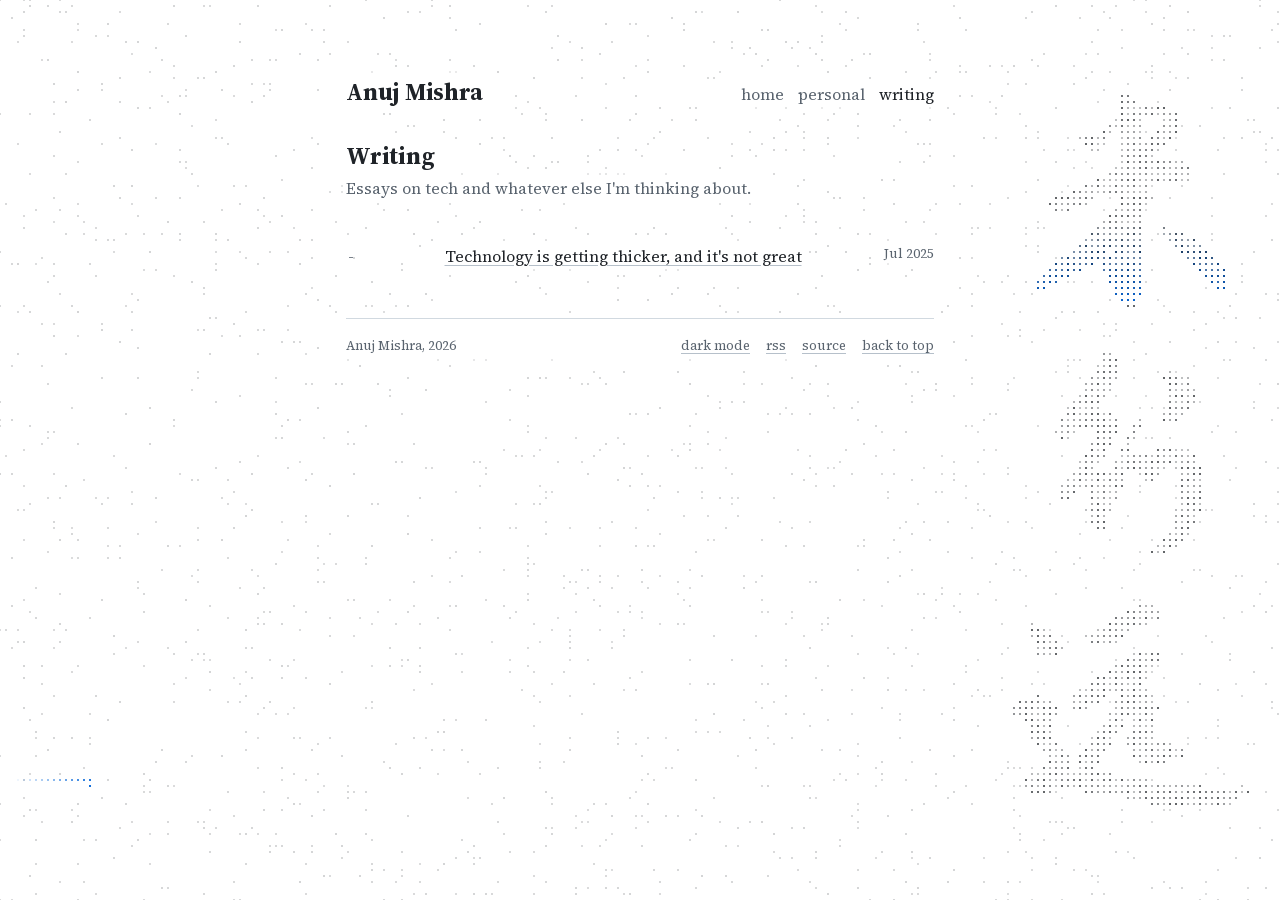
<file: writing/index.html>
<!DOCTYPE html>
<html lang="en">
<head>
    <meta charset="UTF-8">
    <meta name="viewport" content="width=device-width, initial-scale=1.0">
    <title>Writing | Anuj Mishra</title>
    <meta name="description" content="Essays by Anuj Mishra.">
    <meta name="theme-color" content="#ffffff" media="(prefers-color-scheme: light)">
    <meta name="theme-color" content="#0d1117" media="(prefers-color-scheme: dark)">
    <meta name="color-scheme" content="light dark">
    <link rel="canonical" href="https://anujmishra.dev/writing/">
    <link rel="alternate" type="application/rss+xml" title="Anuj Mishra: writing" href="feed.xml">
    <link rel="icon" href="../favicon.ico" sizes="any">
    <link rel="icon" href="../images/panda.png" type="image/png">
    <link rel="preload" href="../fonts/source-serif-4-latin.woff2" as="font" type="font/woff2" crossorigin>
    <link rel="stylesheet" href="../css/style.css?v=31">
    <script>
    (function () {
        try {
            var t = localStorage.getItem('theme');
            if (t === 'light' || t === 'dark') document.documentElement.setAttribute('data-theme', t);
        } catch (e) {}
    })();
    </script>
</head>
<body>
    <main class="page" id="top">

        <header class="head">
            <div class="head__top">
                <p class="site-name"><a href="../">Anuj Mishra</a></p>
                <nav class="nav" aria-label="Pages">
                    <a href="../">home</a>
                    <a href="../personal.html">personal</a>
                    <a href="./" aria-current="page">writing</a>
                </nav>
            </div>
            <h1 class="page-title">Writing</h1>
            <p class="lede">Essays on tech and whatever else I'm thinking about.</p>
        </header>

        <section aria-label="Posts">
            <ul class="posts">
                <li>
                    <a href="technology-is-getting-thicker.html">Technology is getting thicker, and it's not great</a>
                    <span class="when"><time datetime="2025-07-11">Jul 2025</time></span>
                </li>
            </ul>
        </section>

        <footer class="foot">
            <span>Anuj Mishra, 2026</span>
            <span class="foot__right">
                <button type="button" class="theme" data-theme-toggle><span class="to-dark">dark mode</span><span class="to-light">light mode</span></button>
                <a href="feed.xml">rss</a>
                <a href="https://github.com/anujmish1229/anujmishra.dev" target="_blank" rel="noopener">source</a>
                <a href="#top">back to top</a>
            </span>
        </footer>
    </main>

    <script src="../js/theme.js?v=3"></script>
    <script src="../js/dots.js?v=9"></script>
</body>
</html>
</file>
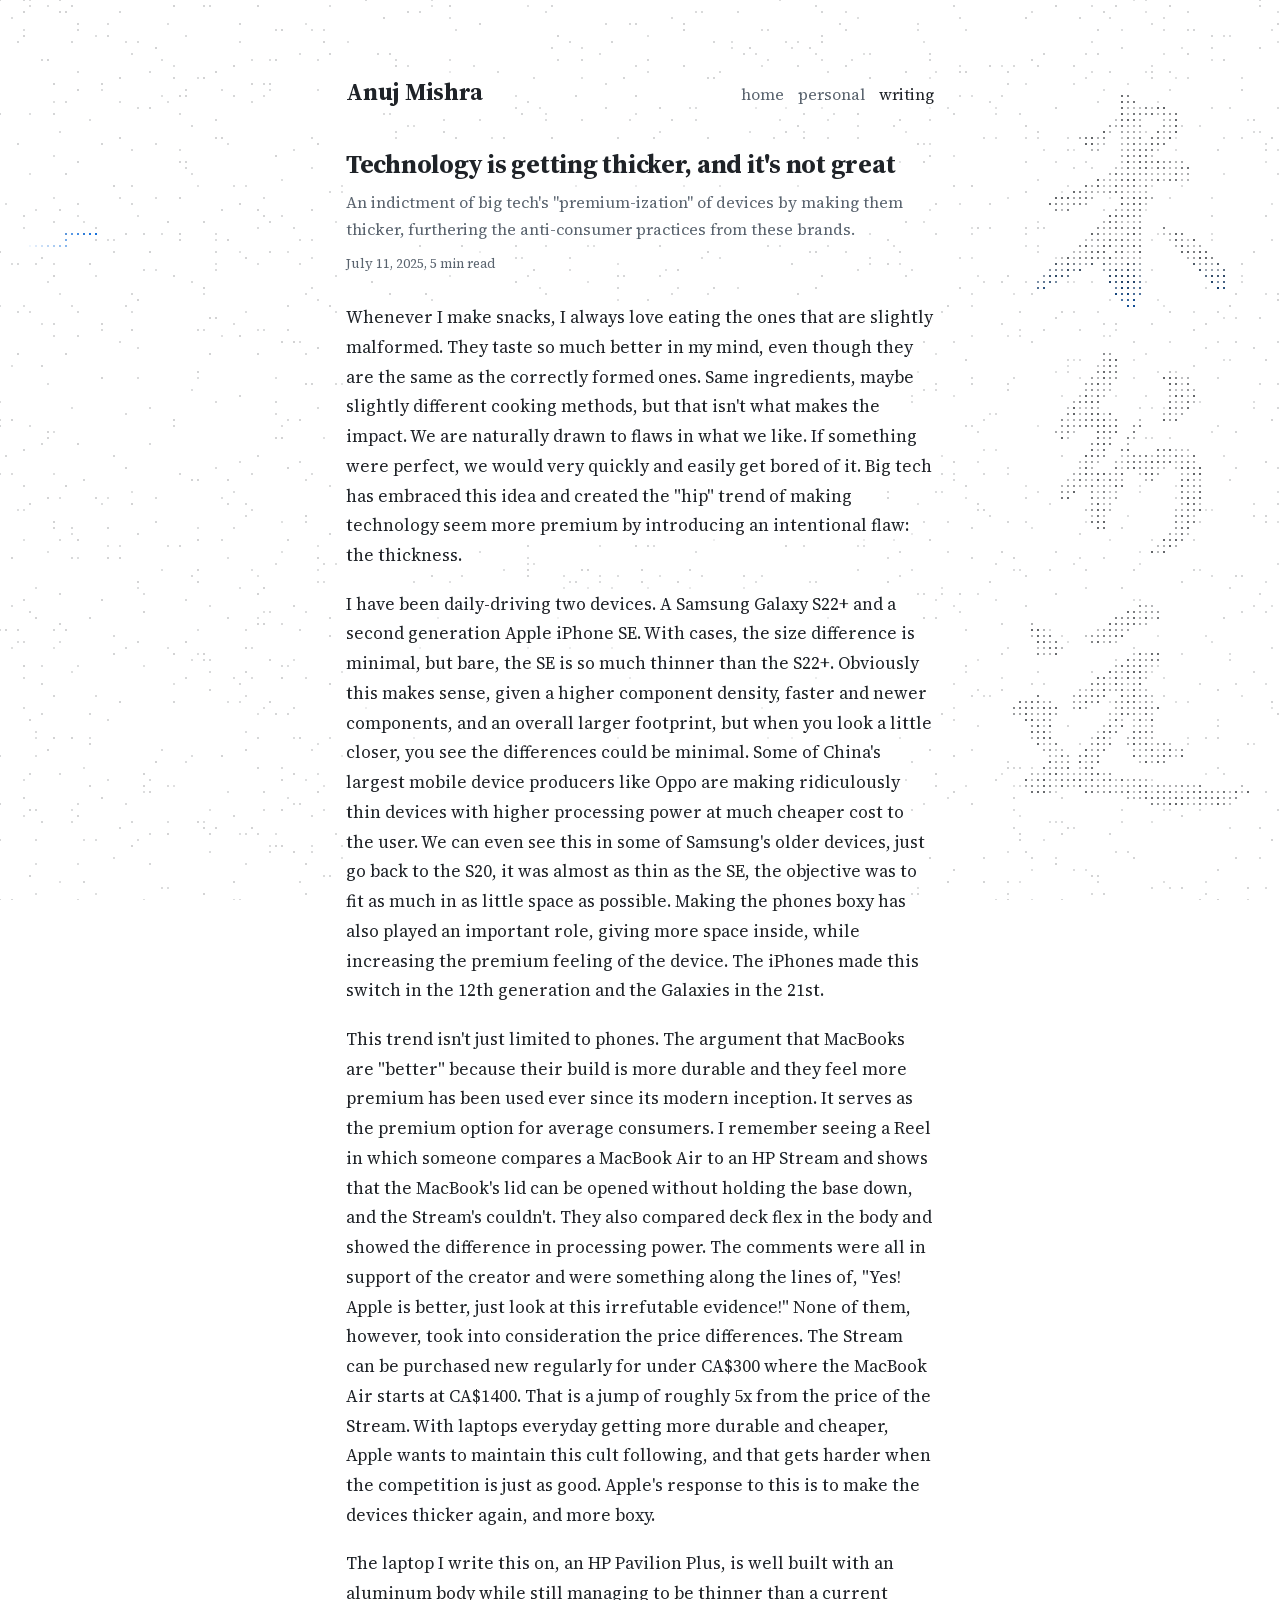
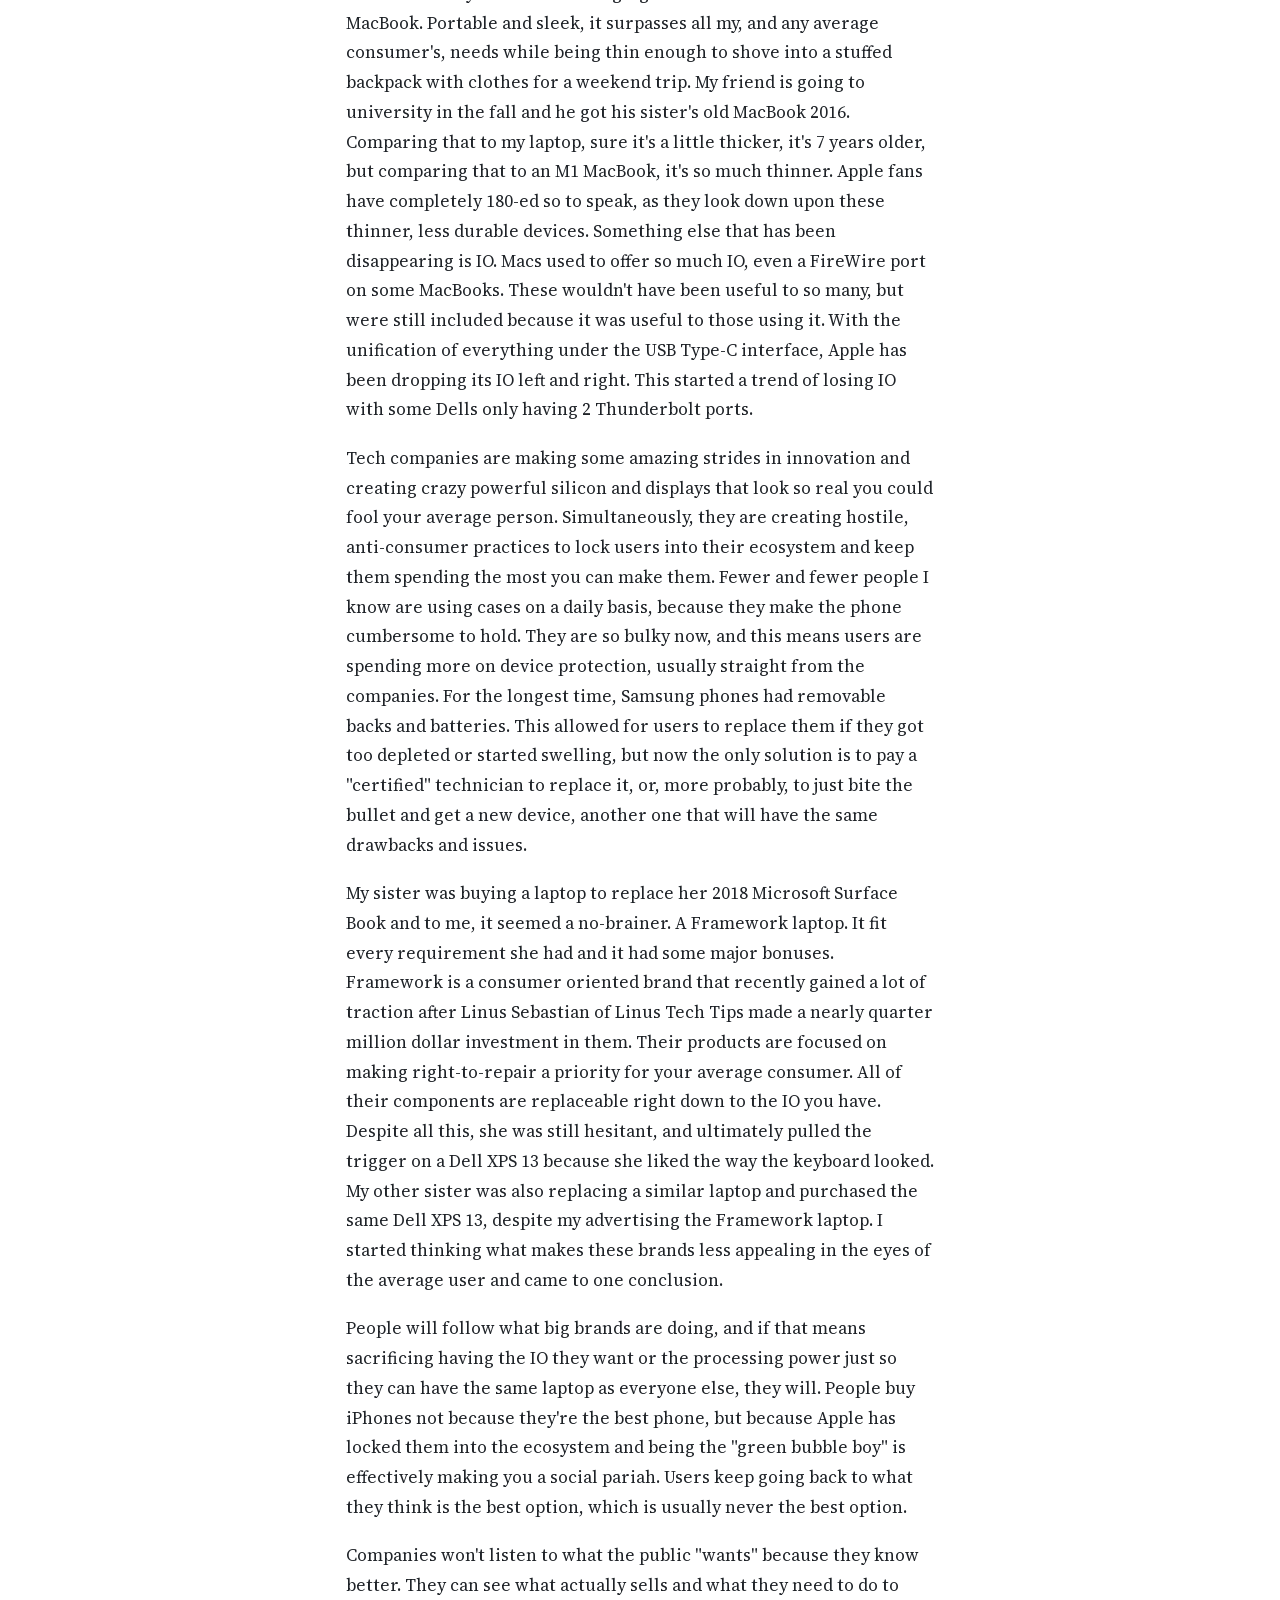
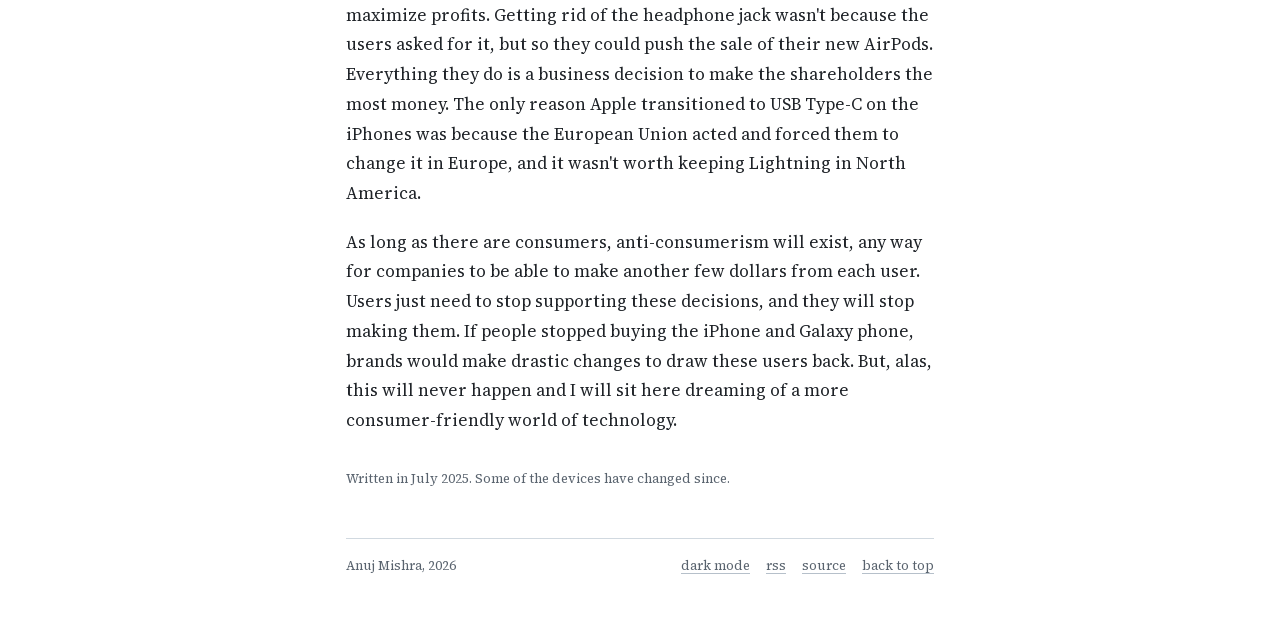
<file: writing/technology-is-getting-thicker.html>
<!DOCTYPE html>
<html lang="en">
<head>
    <meta charset="UTF-8">
    <meta name="viewport" content="width=device-width, initial-scale=1.0">
    <title>Technology is getting thicker, and it's not great | Anuj Mishra</title>
    <meta name="description" content="An indictment of big tech's &quot;premium-ization&quot; of devices by making them thicker, furthering the anti-consumer practices from these brands.">
    <meta name="theme-color" content="#ffffff" media="(prefers-color-scheme: light)">
    <meta name="theme-color" content="#0d1117" media="(prefers-color-scheme: dark)">
    <meta name="color-scheme" content="light dark">
    <link rel="canonical" href="https://anujmishra.dev/writing/technology-is-getting-thicker">
    <meta property="og:type" content="article">
    <meta property="og:title" content="Technology is getting thicker, and it's not great">
    <meta property="og:description" content="An indictment of big tech's &quot;premium-ization&quot; of devices by making them thicker.">
    <meta property="og:url" content="https://anujmishra.dev/writing/technology-is-getting-thicker">
    <link rel="alternate" type="application/rss+xml" title="Anuj Mishra: writing" href="feed.xml">
    <link rel="icon" href="../favicon.ico" sizes="any">
    <link rel="icon" href="../images/panda.png" type="image/png">
    <link rel="preload" href="../fonts/source-serif-4-latin.woff2" as="font" type="font/woff2" crossorigin>
    <link rel="stylesheet" href="../css/style.css?v=31">
    <script>
    (function () {
        try {
            var t = localStorage.getItem('theme');
            if (t === 'light' || t === 'dark') document.documentElement.setAttribute('data-theme', t);
        } catch (e) {}
    })();
    </script>
</head>
<body>
    <main class="page" id="top">

        <header class="head">
            <div class="head__top">
                <p class="site-name"><a href="../">Anuj Mishra</a></p>
                <nav class="nav" aria-label="Pages">
                    <a href="../">home</a>
                    <a href="../personal.html">personal</a>
                    <a href="./" aria-current="page">writing</a>
                </nav>
            </div>
        </header>

        <article class="post">
            <h1>Technology is getting thicker, and it's not great</h1>
            <p class="lede">An indictment of big tech's "premium-ization" of devices by making them thicker, furthering the anti-consumer practices from these brands.</p>
            <p class="meta-line"><time datetime="2025-07-11">July 11, 2025</time>, 5 min read</p>

            <div class="post__body">
                <p>Whenever I make snacks, I always love eating the ones that are slightly malformed. They taste so much better in my mind, even though they are the same as the correctly formed ones. Same ingredients, maybe slightly different cooking methods, but that isn't what makes the impact. We are naturally drawn to flaws in what we like. If something were perfect, we would very quickly and easily get bored of it. Big tech has embraced this idea and created the "hip" trend of making technology seem more premium by introducing an intentional flaw: the thickness.</p>

                <p>I have been daily-driving two devices. A Samsung Galaxy S22+ and a second generation Apple iPhone SE. With cases, the size difference is minimal, but bare, the SE is so much thinner than the S22+. Obviously this makes sense, given a higher component density, faster and newer components, and an overall larger footprint, but when you look a little closer, you see the differences could be minimal. Some of China's largest mobile device producers like Oppo are making ridiculously thin devices with higher processing power at much cheaper cost to the user. We can even see this in some of Samsung's older devices, just go back to the S20, it was almost as thin as the SE, the objective was to fit as much in as little space as possible. Making the phones boxy has also played an important role, giving more space inside, while increasing the premium feeling of the device. The iPhones made this switch in the 12th generation and the Galaxies in the 21st.</p>

                <p>This trend isn't just limited to phones. The argument that MacBooks are "better" because their build is more durable and they feel more premium has been used ever since its modern inception. It serves as the premium option for average consumers. I remember seeing a Reel in which someone compares a MacBook Air to an HP Stream and shows that the MacBook's lid can be opened without holding the base down, and the Stream's couldn't. They also compared deck flex in the body and showed the difference in processing power. The comments were all in support of the creator and were something along the lines of, "Yes! Apple is better, just look at this irrefutable evidence!" None of them, however, took into consideration the price differences. The Stream can be purchased new regularly for under CA$300 where the MacBook Air starts at CA$1400. That is a jump of roughly 5x from the price of the Stream. With laptops everyday getting more durable and cheaper, Apple wants to maintain this cult following, and that gets harder when the competition is just as good. Apple's response to this is to make the devices thicker again, and more boxy.</p>

                <p>The laptop I write this on, an HP Pavilion Plus, is well built with an aluminum body while still managing to be thinner than a current MacBook. Portable and sleek, it surpasses all my, and any average consumer's, needs while being thin enough to shove into a stuffed backpack with clothes for a weekend trip. My friend is going to university in the fall and he got his sister's old MacBook 2016. Comparing that to my laptop, sure it's a little thicker, it's 7 years older, but comparing that to an M1 MacBook, it's so much thinner. Apple fans have completely 180-ed so to speak, as they look down upon these thinner, less durable devices. Something else that has been disappearing is IO. Macs used to offer so much IO, even a FireWire port on some MacBooks. These wouldn't have been useful to so many, but were still included because it was useful to those using it. With the unification of everything under the USB Type-C interface, Apple has been dropping its IO left and right. This started a trend of losing IO with some Dells only having 2 Thunderbolt ports.</p>

                <p>Tech companies are making some amazing strides in innovation and creating crazy powerful silicon and displays that look so real you could fool your average person. Simultaneously, they are creating hostile, anti-consumer practices to lock users into their ecosystem and keep them spending the most you can make them. Fewer and fewer people I know are using cases on a daily basis, because they make the phone cumbersome to hold. They are so bulky now, and this means users are spending more on device protection, usually straight from the companies. For the longest time, Samsung phones had removable backs and batteries. This allowed for users to replace them if they got too depleted or started swelling, but now the only solution is to pay a "certified" technician to replace it, or, more probably, to just bite the bullet and get a new device, another one that will have the same drawbacks and issues.</p>

                <p>My sister was buying a laptop to replace her 2018 Microsoft Surface Book and to me, it seemed a no-brainer. A Framework laptop. It fit every requirement she had and it had some major bonuses. Framework is a consumer oriented brand that recently gained a lot of traction after Linus Sebastian of Linus Tech Tips made a nearly quarter million dollar investment in them. Their products are focused on making right-to-repair a priority for your average consumer. All of their components are replaceable right down to the IO you have. Despite all this, she was still hesitant, and ultimately pulled the trigger on a Dell XPS 13 because she liked the way the keyboard looked. My other sister was also replacing a similar laptop and purchased the same Dell XPS 13, despite my advertising the Framework laptop. I started thinking what makes these brands less appealing in the eyes of the average user and came to one conclusion.</p>

                <p>People will follow what big brands are doing, and if that means sacrificing having the IO they want or the processing power just so they can have the same laptop as everyone else, they will. People buy iPhones not because they're the best phone, but because Apple has locked them into the ecosystem and being the "green bubble boy" is effectively making you a social pariah. Users keep going back to what they think is the best option, which is usually never the best option.</p>

                <p>Companies won't listen to what the public "wants" because they know better. They can see what actually sells and what they need to do to maximize profits. Getting rid of the headphone jack wasn't because the users asked for it, but so they could push the sale of their new AirPods. Everything they do is a business decision to make the shareholders the most money. The only reason Apple transitioned to USB Type-C on the iPhones was because the European Union acted and forced them to change it in Europe, and it wasn't worth keeping Lightning in North America.</p>

                <p>As long as there are consumers, anti-consumerism will exist, any way for companies to be able to make another few dollars from each user. Users just need to stop supporting these decisions, and they will stop making them. If people stopped buying the iPhone and Galaxy phone, brands would make drastic changes to draw these users back. But, alas, this will never happen and I will sit here dreaming of a more consumer-friendly world of technology.</p>
            </div>

            <p class="note">Written in July 2025. Some of the devices have changed since.</p>
        </article>

        <footer class="foot">
            <span>Anuj Mishra, 2026</span>
            <span class="foot__right">
                <button type="button" class="theme" data-theme-toggle><span class="to-dark">dark mode</span><span class="to-light">light mode</span></button>
                <a href="feed.xml">rss</a>
                <a href="https://github.com/anujmish1229/anujmishra.dev" target="_blank" rel="noopener">source</a>
                <a href="#top">back to top</a>
            </span>
        </footer>
    </main>

    <script src="../js/theme.js?v=3"></script>
    <script src="../js/dots.js?v=9"></script>
</body>
</html>
</file>
<file: css/style.css>
/* anujmishra.dev: one narrow column, inline badges, GitHub (Primer) colours. */

@font-face {
    font-family: 'Source Serif 4';
    font-style: normal;
    font-weight: 400 800;
    font-display: swap;
    src: url('../fonts/source-serif-4-latin.woff2') format('woff2');
    unicode-range: U+0000-00FF, U+0131, U+0152-0153, U+02BB-02BC, U+02C6, U+02DA, U+02DC, U+0304, U+0308, U+0329, U+2000-206F, U+20AC, U+2122, U+2191, U+2193, U+2212, U+2215, U+FEFF, U+FFFD;
}

@font-face {
    font-family: 'Source Serif 4';
    font-style: normal;
    font-weight: 400 800;
    font-display: swap;
    src: url('../fonts/source-serif-4-latin-ext.woff2') format('woff2');
    unicode-range: U+0100-02BA, U+02BD-02C5, U+02C7-02CC, U+02CE-02D7, U+02DD-02FF, U+0304, U+0308, U+0329, U+1D00-1DBF, U+1E00-1E9F, U+1EF2-1EFF, U+2020, U+20A0-20AB, U+20AD-20C4, U+2113, U+2C60-2C7F, U+A720-A7FF;
}

@font-face {
    font-family: 'Source Serif 4';
    font-style: italic;
    font-weight: 400 800;
    font-display: swap;
    src: url('../fonts/source-serif-4-italic-latin.woff2') format('woff2');
    unicode-range: U+0000-00FF, U+0131, U+0152-0153, U+02BB-02BC, U+02C6, U+02DA, U+02DC, U+0304, U+0308, U+0329, U+2000-206F, U+20AC, U+2122, U+2191, U+2193, U+2212, U+2215, U+FEFF, U+FFFD;
}

@font-face {
    font-family: 'Source Serif 4';
    font-style: italic;
    font-weight: 400 800;
    font-display: swap;
    src: url('../fonts/source-serif-4-italic-latin-ext.woff2') format('woff2');
    unicode-range: U+0100-02BA, U+02BD-02C5, U+02C7-02CC, U+02CE-02D7, U+02DD-02FF, U+0304, U+0308, U+0329, U+1D00-1DBF, U+1E00-1E9F, U+1EF2-1EFF, U+2020, U+20A0-20AB, U+20AD-20C4, U+2113, U+2C60-2C7F, U+A720-A7FF;
}

:root {
    color-scheme: light;
    --bg: #ffffff;
    --fg: #1f2328;
    --fg-2: #3d444d;
    --hl-bg: #dafbe1;
    --hl-fg: #1a7f37;
    --muted: #59636e;
    --line: #d1d9e0;
    --badge-bg: #f6f8fa;
    --badge-line: #d1d9e0;
    --link-line: #b6c0ca;
}

@media (prefers-color-scheme: dark) {
    :root:not([data-theme="light"]) {
        color-scheme: dark;
        --bg: #0d1117;
        --fg: #f0f6fc;
        --fg-2: #c9d1d9;
        --hl-bg: rgba(46, 160, 67, 0.18);
        --hl-fg: #56d364;
        --muted: #9198a1;
        --line: #3d444d;
        --badge-bg: #151b23;
        --badge-line: #3d444d;
        --link-line: #59636e;
    }
}

:root[data-theme="dark"] {
    color-scheme: dark;
    --bg: #0d1117;
    --fg: #f0f6fc;
    --fg-2: #c9d1d9;
    --hl-bg: rgba(46, 160, 67, 0.18);
    --hl-fg: #56d364;
    --muted: #9198a1;
    --line: #3d444d;
    --badge-bg: #151b23;
    --badge-line: #3d444d;
    --link-line: #59636e;
}

* { box-sizing: border-box; }

body {
    margin: 0;
    background: var(--bg);
    color: var(--fg);
    font-family: 'Source Serif 4', Charter, Georgia, 'Times New Roman', serif;
    font-size: 16px;
    line-height: 1.7;
    position: relative;
    -webkit-font-smoothing: antialiased;
}

h1, h2, p, ul, ol { margin: 0; }
ul, ol { padding: 0; list-style: none; }

a {
    color: inherit;
    text-decoration: underline;
    text-decoration-color: var(--link-line);
    text-underline-offset: 3px;
}
a:hover { text-decoration-color: currentColor; }

:focus-visible { outline: 2px solid #4493f8; outline-offset: 2px; border-radius: 3px; }

.page {
    max-width: 620px;
    margin: 0 auto;
    padding: 72px 16px 40px;
}

/* Interactive dot field (js/dots.js) */
.dots {
    position: fixed;
    inset: 0;
    width: 100%;
    height: 100%;
    z-index: -1;
    pointer-events: none;
}
.page { position: relative; }

/* Header */
.head__top {
    display: flex;
    flex-wrap: wrap;
    justify-content: space-between;
    align-items: baseline;
    gap: 4px 16px;
}
.nav { display: flex; gap: 14px; font-size: 16px; }
.nav a { color: var(--muted); text-decoration: none; }
.nav a:hover { color: var(--fg); }
.nav a[aria-current="page"] { color: var(--fg); }
.site-name { font-size: 24px; font-weight: 700; letter-spacing: -0.01em; line-height: 1.3; }
.site-name a { text-decoration: none; }
.page-title { font-size: 24px; font-weight: 700; letter-spacing: -0.01em; line-height: 1.3; margin-top: 32px; }
.lede { color: var(--muted); margin-top: 6px; }

.head { margin-bottom: 40px; }
.head h1 { font-size: 24px; font-weight: 700; letter-spacing: -0.01em; line-height: 1.3; }
.head p { margin-top: 4px; }
.head > p:not(.lede) { margin-top: 14px; }   /* schools line: room below the nav */

.links { display: flex; flex-wrap: wrap; gap: 4px 16px; margin-top: 12px; font-size: 16px; }
.links a { color: var(--muted); }
.links a:hover { color: var(--fg); }
.links .links__email { color: var(--fg); text-decoration-color: var(--muted); }

/* Highlight chip, e.g. "S27 internships" */
.hl {
    padding: 1px 6px;
    border-radius: 4px;
    background: var(--hl-bg);
    color: var(--hl-fg);
    text-decoration: none;
    font-weight: 500;
}
a.hl:hover { text-decoration: underline; text-underline-offset: 3px; }

/* Language stack (GitHub-style bar) */
.stack { margin-bottom: 28px; }
.stack h2 { margin-bottom: 8px; }
.stack__bar {
    display: flex;
    gap: 2px;
    height: 6px;
    border-radius: 3px;
    overflow: hidden;
}
.stack__bar span { background: var(--c); min-width: 2px; }
.stack__legend {
    display: flex;
    flex-wrap: wrap;
    justify-content: space-between;
    gap: 4px 12px;
    margin-top: 8px;
    font-size: 12px;
    color: var(--muted);
}
.stack li { padding: 0; margin: 0; }
.stack li::before { content: none; }
.stack__legend .lang { color: var(--muted); }
.stack__legend .lang::before { width: 8px; height: 8px; }
.pct { color: var(--muted); }

/* Sections */
section { margin-bottom: 36px; }
h2 { font-size: 16px; font-weight: 500; color: var(--muted); margin-bottom: 10px; }

section li {
    position: relative;
    padding-left: 18px;
    margin-bottom: 10px;
}
section li::before {
    /* Inline (not absolutely positioned) so the dash sits on the first line's
       baseline even when a badge makes that line taller. */
    content: "-";
    display: inline-block;
    width: 18px;
    margin-left: -18px;
    padding-left: 2px;
    color: var(--muted);
}

/* Two-line rows: name + date, then one short detail line */
section .rows li.row { padding-left: 0; margin-bottom: 18px; }
section .rows li.row::before { content: none; }
.row__head {
    display: flex;
    flex-wrap: wrap;
    align-items: center;
    gap: 6px;
}
.row__head .when { margin-left: auto; padding-left: 12px; }
.row__name { font-weight: 600; }
.row__desc { margin-top: 4px; font-size: 16px; color: var(--fg-2); line-height: 1.5; }
.row .meta { margin-top: 4px; }

section .awards li { padding-left: 0; margin-bottom: 8px; }
section .awards li::before { content: none; }
.award .row__name { font-weight: 500; }
.award__res { color: var(--fg-2); font-size: 16px; margin-left: 6px; }

/* Badge: an inline link with the org's icon, underlined in the org's colour. */
.badge {
    white-space: nowrap;
    text-decoration: underline;
    text-decoration-thickness: 2px;
    text-underline-offset: 4px;
    text-decoration-color: var(--link-line);
}
.badge[style*="--tint"] { text-decoration-color: color-mix(in srgb, var(--tint) 70%, transparent); }
a.badge:hover { text-decoration-color: var(--tint, currentColor); }
/* Laurier purple is very dark; use a lighter purple in dark mode. */
:root[data-theme="dark"] .badge--laurier { --tint: #9b6fd6 !important; }
@media (prefers-color-scheme: dark) { :root:not([data-theme="light"]) .badge--laurier { --tint: #9b6fd6 !important; } }
.badge img { display: inline; width: .9em; height: .9em; vertical-align: -.1em; margin-right: .3em; border-radius: 3px; }

/* Language + source line under a project, and trailing years. */
.meta {
    display: flex;
    flex-wrap: wrap;
    gap: 2px 14px;
    margin-top: 2px;
    font-size: 13px;
    color: var(--muted);
}
.meta a { color: var(--muted); }
.lang { display: inline-flex; align-items: center; gap: 6px; }
.lang::before {
    content: "";
    width: 9px; height: 9px;
    border-radius: 50%;
    background: var(--c);
}

.when { color: var(--muted); font-size: 13px; margin-left: 4px; white-space: nowrap; }

/* Spotify "listening now" pulse */
.live {
    display: inline-block;
    width: 7px; height: 7px;
    margin-left: 8px;
    border-radius: 50%;
    background: #1db954;
    vertical-align: middle;
    animation: live 1.6s ease-in-out infinite;
}
@keyframes live { 50% { opacity: 0.35; } }
@media (prefers-reduced-motion: reduce) { .live { animation: none; } }

/* Year row ("so far") */
.years__row {
    display: grid;
    grid-template-columns: repeat(10, minmax(0, 1fr));
    position: relative;
    padding-top: 18px;
}
.years__row::before, .years__fill {
    content: "";
    position: absolute;
    top: 6px; left: 5%;
    height: 2px;
    border-radius: 1px;
    background: var(--line);
    width: 90%;
}
.years__fill { background: var(--fg); width: calc(var(--progress) - 5%); }
.year {
    position: relative;
    padding: 0;
    border: 0;
    background: none;
    font: inherit;
    font-size: 12px;
    color: var(--fg);
    cursor: pointer;
    text-align: center;
}
.year::before {
    content: "";
    position: absolute;
    top: -16px; left: 50%;
    width: 8px; height: 8px;
    margin-left: -4px;
    border-radius: 50%;
    background: var(--fg);
}
.year--future { color: var(--muted); }
.year--future::before { background: var(--bg); border: 2px solid var(--line); width: 4px; height: 4px; }
.year--now::before { box-shadow: 0 0 0 3px var(--bg), 0 0 0 4px var(--fg); }
.year[aria-selected="true"] { font-weight: 700; text-decoration: underline; text-underline-offset: 4px; }
.years__panel { margin-top: 16px; }
.years__panel h3 { font-size: 16px; font-weight: 600; margin: 0 0 6px; }
.years__panel[hidden] { display: none; }
.js .years__panel h3 { display: none; }

/* Languages */
.name-note { margin-bottom: 16px; color: var(--fg-2); font-size: 16px; }
.lang-native { margin-right: 6px; font-weight: 500; }
.langs { display: grid; grid-template-columns: 1fr 1fr; gap: 6px 32px; margin: 10px 0 0; padding: 0; }
section .langs li { display: grid; grid-template-columns: 5.5em 1fr auto; align-items: center; line-height: 22px; gap: 12px; padding-left: 0; margin: 0; }
section .langs li::before { content: none; }
@media (max-width: 480px) { .langs { grid-template-columns: 1fr; } }
[lang="zh"], [lang="hi"], [lang="gu"], [lang="pa"], [lang="ur"], [lang="bn"], [lang="pa-Arab"] {
    font-family: system-ui, -apple-system, 'Segoe UI', 'Noto Sans', sans-serif;
}
[lang="ur"], [lang="pa-Arab"] { font-family: 'Noto Nastaliq Urdu', 'Geeza Pro', 'Segoe UI', system-ui, sans-serif; }

/* Music */
h2.sub { margin-top: 20px; }
.tracks { counter-reset: t; }
section .tracks li { display: flex; align-items: center; gap: 10px; padding-left: 0; }
section .tracks li::before { content: none; }
.tracks img { width: 36px; height: 36px; border-radius: 4px; flex: none; background: var(--badge-bg); }
.tracks .t-name { display: block; line-height: 1.3; }
.tracks .t-artist { display: block; font-size: 13px; color: var(--muted); line-height: 1.3; }

/* Uses */
.uses { display: grid; grid-template-columns: max-content 1fr; gap: 6px 20px; margin: 0; }
.uses dt { color: var(--muted); }
.uses dd { margin: 0; }

/* Writing */
.posts li { display: flex; justify-content: space-between; gap: 16px; }
.post { margin-top: 32px; }
.post h1 { font-size: 26px; font-weight: 700; letter-spacing: -0.01em; line-height: 1.25; }
.post .lede { margin-top: 8px; }
.post .meta-line { margin-top: 10px; font-size: 13px; color: var(--muted); }
.post__body { margin-top: 28px; font-size: 17px; line-height: 1.75; }
.post__body p + p { margin-top: 1.1em; }
.note { margin-top: 32px; font-size: 13px; color: var(--muted); }

/* 404 */
.lost { text-align: center; padding-top: 40px; }
.lost img { width: 96px; height: 96px; image-rendering: pixelated; }
.lost h1 { font-size: 24px; margin-top: 16px; }
.lost p { color: var(--muted); margin-top: 6px; }

/* Footer */
.foot {
    display: flex;
    flex-wrap: wrap;
    justify-content: space-between;
    gap: 8px 16px;
    margin-top: 48px;
    padding-top: 16px;
    border-top: 1px solid var(--line);
    font-size: 13px;
    color: var(--muted);
}
.foot__right { display: flex; flex-wrap: wrap; gap: 4px 16px; }
.foot a { color: var(--muted); }

.theme {
    padding: 0;
    border: 0;
    background: none;
    font: inherit;
    color: var(--muted);
    cursor: pointer;
    text-decoration: underline;
    text-decoration-color: var(--link-line);
    text-underline-offset: 3px;
}
.theme:hover { color: var(--fg); }

/* Label names the theme you'd switch to. */
.to-light { display: none; }
:root[data-theme="dark"] .to-light { display: inline; }
:root[data-theme="dark"] .to-dark { display: none; }
@media (prefers-color-scheme: dark) {
    :root:not([data-theme="light"]) .to-light { display: inline; }
    :root:not([data-theme="light"]) .to-dark { display: none; }
}

@media (max-width: 480px) {
    .page { padding-top: 48px; }
    .stack__legend { display: grid; grid-template-columns: repeat(3, max-content); justify-content: space-between; font-size: 12px; gap: 4px 12px; }
    .year { font-size: 10px; }
    .uses { grid-template-columns: 1fr; gap: 0; }
    .uses dd { margin-bottom: 8px; }
    .badge { white-space: normal; }
}

/* Photos: one bordered card. The stage shows the current shot over a
   blurred copy of itself, then a caption bar, then a film strip.
   js/lens.js wires it up and shuffles the order. */
.lens { margin: 0; border: 1px solid var(--line); border-radius: 6px; overflow: hidden; background: var(--bg); }
.lens__stage { position: relative; aspect-ratio: 3 / 2; overflow: hidden; background: var(--badge-bg); touch-action: pan-y; }
.lens__bg {
    position: absolute; inset: 0; width: 100%; height: 100%; object-fit: cover;
    filter: blur(32px) saturate(1.3); opacity: .55; transform: scale(1.3);
}
.lens__open { position: absolute; inset: 0; display: flex; justify-content: center; align-items: center; border: 0; cursor: zoom-in; }
.lens__img { height: 100%; width: auto; max-width: 100%; object-fit: contain; box-shadow: 0 0 24px rgba(0, 0, 0, .25); }
.lens__img, .lens__bg { transition: opacity .25s; }
.lens__stage.is-swapping .lens__img { opacity: 0; }
.lens__stage.is-swapping .lens__bg { opacity: 0; }
.lens__img:not([src]), .lens__bg:not([src]) { visibility: hidden; }

.lens__bar {
    display: flex; align-items: center; gap: 12px; margin: 0; padding: 8px 8px 8px 12px;
    border-top: 1px solid var(--line); border-bottom: 1px solid var(--line); font-size: 13px;
}
.lens__cap { flex: 1; min-width: 0; color: var(--fg); white-space: nowrap; overflow: hidden; text-overflow: ellipsis; }
.lens__count { color: var(--muted); font-variant-numeric: tabular-nums; }
.lens__btn {
    width: 28px; height: 26px; border: 1px solid var(--badge-line); border-radius: 6px;
    background: var(--badge-bg); color: var(--fg); font: inherit; line-height: 1; cursor: pointer;
}
.lens__btn:hover { border-color: var(--muted); }
.lens__btn + .lens__btn { margin-left: -6px; }

/* Thumbnail strip: scrolls sideways, keeps the current frame centred,
   and fades out at both ends. */
.lens__strip {
    display: flex; gap: 6px; margin: 0; padding: 10px 8px; list-style: none;
    overflow-x: auto; scrollbar-width: none; background: var(--badge-bg);
    -webkit-mask-image: linear-gradient(90deg, transparent, #000 40px, #000 calc(100% - 40px), transparent);
            mask-image: linear-gradient(90deg, transparent, #000 40px, #000 calc(100% - 40px), transparent);
}
.lens__strip::-webkit-scrollbar { display: none; }
section .lens__strip li { flex: none; padding-left: 0; margin: 0; }
section .lens__strip li::before { content: none; }
.lens__strip a { display: block; border: 0; border-radius: 4px; overflow: hidden; }
.lens__strip img { display: block; width: 60px; height: 40px; object-fit: cover; transition: opacity .15s; }
.lens.is-live .lens__strip img { opacity: .45; }
.lens.is-live .lens__strip a:hover img, .lens.is-live .lens__strip a[aria-current] img { opacity: 1; }
.lens__strip a[aria-current] { outline: 2px solid var(--fg); outline-offset: -2px; }
.lens__strip a:focus-visible { outline: 2px solid var(--link, var(--fg)); outline-offset: 1px; }
@media (prefers-reduced-motion: reduce) { .lens__img, .lens__bg, .lens__strip img { transition: none; } }
@media (max-width: 480px) { .lens__stage { aspect-ratio: 4 / 5; } }

.langs .lang-native { margin-right: 0; font-weight: 400; color: var(--fg-2); }
.langs .lang-native[dir="rtl"] { text-align: left; position: relative; top: -3px; }

/* Project stack bar under "What I've built" */
section .stack { margin: 16px 0 0; }

/* Badges lift a touch on hover. */
a.badge { transition: border-color .15s, transform .15s; }
a.badge:hover { transform: translateY(-1px); }

/* Hover preview of a project (js/peek.js). Positioned with transform so
   it follows the pointer without layout work. */
.peek {
    position: fixed;
    z-index: 40;
    left: 0; top: 0;
    width: 280px;
    border-radius: 8px;
    overflow: hidden;
    background: var(--badge-bg);
    box-shadow: 0 0 0 1px var(--line), 0 16px 40px -12px rgba(0, 0, 0, .3);
    pointer-events: none;
    opacity: 0;
    transition: opacity .15s;
}
.peek.is-on { opacity: 1; }
.peek img { display: block; width: 100%; aspect-ratio: 16 / 10; object-fit: cover; object-position: top; }
.peek__url {
    display: block;
    padding: 5px 10px;
    border-top: 1px solid var(--line);
    font-size: 12px;
    color: var(--muted);
    white-space: nowrap;
    overflow: hidden;
    text-overflow: ellipsis;
}
@media (prefers-reduced-motion: reduce) { .peek, a.badge { transition: none; } a.badge:hover { transform: none; } }

/* Photo modal (js/lens.js): the photo large on a dark panel, with what's
   in it on the left and where it was taken on the right. */
.lens-modal {
    width: min(960px, 94vw);
    max-width: none;
    max-height: 94vh;
    padding: 0;
    border: 0;
    border-radius: 10px;
    overflow: hidden;
    background: #0d0d0f;
    color: #f2f2f2;
    box-shadow: 0 24px 80px -20px rgba(0, 0, 0, .6);
}
.lens-modal::backdrop { background: rgba(0, 0, 0, .8); }
.lens-modal[open] { animation: lens-in .18s ease-out; }
.lens-modal[open]::backdrop { animation: lens-fade .18s ease-out; }
@keyframes lens-in { from { opacity: 0; transform: scale(.98); } }
@keyframes lens-fade { from { opacity: 0; } }
.modal-open { overflow: hidden; }

.lens-modal__frame { position: relative; background: #000; }
.lens-modal:focus { outline: none; }
.lens-modal__frame::before {
    content: ""; position: absolute; inset: 0 0 auto; height: 64px; z-index: 1; pointer-events: none;
    background: linear-gradient(rgba(0, 0, 0, .5), transparent);
}
.lens-modal__img { display: block; width: 100%; height: auto; max-height: min(72vh, 640px); object-fit: contain; }

.lens-modal__close, .lens-modal__nav {
    position: absolute; z-index: 2;
    width: 34px; height: 34px; border: 0; border-radius: 50%;
    background: rgba(0, 0, 0, .45); color: #fff;
    font: inherit; font-size: 16px; line-height: 1; cursor: pointer;
    transition: background .15s, opacity .15s;
}
.lens-modal__close { top: 10px; right: 10px; font-size: 20px; }
.lens-modal__nav { top: 50%; margin-top: -17px; opacity: 0; }
.lens-modal__nav--prev { left: 10px; }
.lens-modal__nav--next { right: 10px; }
.lens-modal__frame:hover .lens-modal__nav, .lens-modal__nav:focus-visible { opacity: 1; }
.lens-modal__close:hover, .lens-modal__nav:hover { background: rgba(0, 0, 0, .75); }
@media (hover: none) { .lens-modal__nav { opacity: 1; } }

.lens-modal__info {
    display: flex; align-items: baseline; justify-content: space-between; gap: 16px;
    padding: 14px 20px 16px;
}
.lens-modal__desc { margin: 0; font-size: 15px; font-style: italic; line-height: 1.5; color: #f2f2f2; }
.lens-modal__place {
    margin: 0; flex: none; max-width: 45%; text-align: right;
    font-size: 11px; letter-spacing: .08em; text-transform: uppercase; color: #9a9aa2;
}
@media (max-width: 480px) {
    .lens-modal__img { max-height: 62vh; }
    .lens-modal__info { padding: 12px 14px 14px; }
    .lens-modal__desc { font-size: 14px; }
}
@media (prefers-reduced-motion: reduce) {
    .lens-modal[open], .lens-modal[open]::backdrop { animation: none; }
}
</file>
